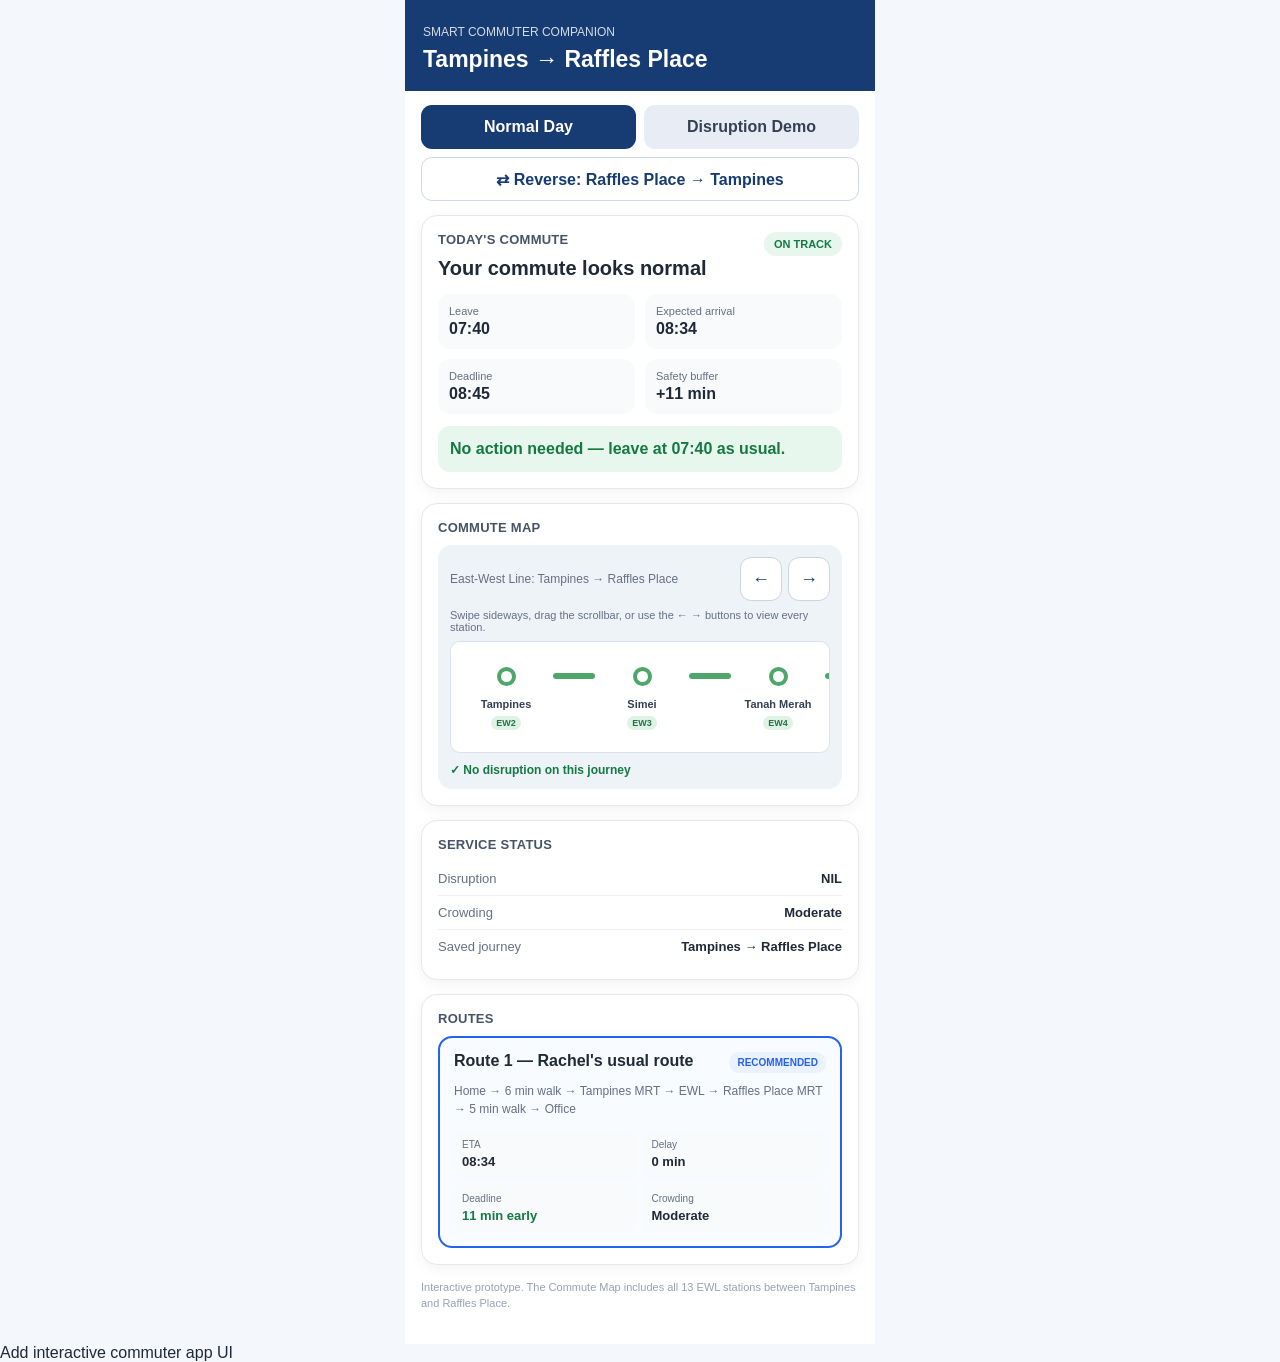
<file: rachel_commuter_interactive_v3 (1).html>
<!DOCTYPE html>
<html lang="en">
<head>
<meta charset="UTF-8" />
<meta name="viewport" content="width=device-width, initial-scale=1.0" />
<title>Rachel's Smart Commute</title>

<style>
  * { box-sizing: border-box; }

  :root{
    --navy:#173b73;
    --bg:#f4f7fb;
    --text:#1f2937;
    --muted:#667085;
    --border:#e5e7eb;
    --green:#22a06b;
    --green-dark:#147a42;
    --green-soft:#e7f7ed;
    --red:#d92d20;
    --red-dark:#b42318;
    --red-soft:#fff0ef;
    --blue:#2463eb;
    --rail:#4fa66a;
  }

  body {
    margin: 0;
    font-family: Arial, sans-serif;
    background: var(--bg);
    color: var(--text);
  }

  button { font: inherit; }

  .app {
    max-width: 470px;
    margin: 0 auto;
    min-height: 100vh;
    background: white;
    padding-bottom: 32px;
  }

  .header {
    background: var(--navy);
    color: white;
    padding: 22px 18px 18px;
  }

  .header small {
    opacity: .82;
    font-size: 12px;
  }

  .header h1 {
    margin: 6px 0 0;
    font-size: 23px;
  }

  .controls {
    display: grid;
    grid-template-columns: 1fr 1fr;
    gap: 8px;
    padding: 14px 16px 0;
  }

  .controls button,
  .reverse-btn,
  .scroll-btn {
    min-height: 44px;
    border: none;
    border-radius: 11px;
    font-weight: bold;
    cursor: pointer;
  }

  .controls button {
    background: #e8edf5;
    color: #344054;
  }

  .controls button.active {
    background: var(--navy);
    color: white;
  }

  .reverse-wrap {
    padding: 8px 16px 0;
  }

  .reverse-btn {
    width: 100%;
    border: 1px solid #cfd8e6;
    background: white;
    color: var(--navy);
  }

  .card {
    margin: 14px 16px;
    padding: 16px;
    border-radius: 16px;
    background: white;
    border: 1px solid var(--border);
    box-shadow: 0 4px 14px rgba(0,0,0,.05);
  }

  .status {
    display: flex;
    justify-content: space-between;
    align-items: start;
    gap: 10px;
  }

  .status h2 {
    margin: 0;
    font-size: 20px;
  }

  .badge {
    border-radius: 999px;
    padding: 6px 10px;
    font-size: 11px;
    font-weight: bold;
    white-space: nowrap;
  }

  .badge.normal {
    background: var(--green-soft);
    color: var(--green-dark);
  }

  .badge.alert {
    background: #feeceb;
    color: var(--red-dark);
  }

  .summary-grid {
    display: grid;
    grid-template-columns: 1fr 1fr;
    gap: 10px;
    margin-top: 14px;
  }

  .metric {
    background: #f8fafc;
    border-radius: 12px;
    padding: 11px;
  }

  .metric span {
    display: block;
    font-size: 11px;
    color: var(--muted);
    margin-bottom: 3px;
  }

  .metric strong { font-size: 16px; }

  .action {
    margin-top: 12px;
    padding: 12px;
    border-radius: 12px;
    background: var(--green-soft);
    color: var(--green-dark);
    font-weight: bold;
    line-height: 1.4;
  }

  .action.alert {
    background: var(--red-soft);
    color: var(--red-dark);
  }

  .section-title {
    font-size: 13px;
    font-weight: bold;
    color: #475467;
    margin-bottom: 10px;
    letter-spacing: .02em;
  }

  /* COMMUTE MAP */
  .map-box {
    background: #eef3f8;
    border-radius: 14px;
    padding: 12px;
  }

  .map-top {
    display: flex;
    align-items: center;
    justify-content: space-between;
    gap: 8px;
    margin-bottom: 8px;
  }

  .map-title {
    font-size: 12px;
    color: var(--muted);
    margin: 0;
    flex: 1;
  }

  .scroll-controls {
    display: flex;
    gap: 6px;
  }

  .scroll-btn {
    min-width: 42px;
    height: 42px;
    background: white;
    border: 1px solid #cbd5e1;
    color: var(--navy);
    font-size: 18px;
    line-height: 1;
  }

  .scroll-hint {
    font-size: 11px;
    color: #667085;
    margin: 4px 0 8px;
  }

  .rail-scroll {
    width: 100%;
    overflow-x: scroll !important;
    overflow-y: hidden;
    -webkit-overflow-scrolling: touch;
    scrollbar-width: auto;
    scrollbar-color: #7f8b9a #d9e1ea;
    border-radius: 10px;
    background: white;
    border: 1px solid #d9e1ea;
    padding: 16px 8px 12px;
  }

  .rail-scroll::-webkit-scrollbar {
    height: 14px;
  }

  .rail-scroll::-webkit-scrollbar-track {
    background: #d9e1ea;
    border-radius: 999px;
  }

  .rail-scroll::-webkit-scrollbar-thumb {
    background: #7f8b9a;
    border-radius: 999px;
    border: 2px solid #d9e1ea;
  }

  .rail-scroll::-webkit-scrollbar-thumb:hover {
    background: #5f6b7a;
  }

  .rail {
    display: flex;
    align-items: flex-start;
    width: max-content;
    min-width: 1750px;
    padding: 4px 0 10px;
  }

  .station-block {
    width: 94px;
    flex: 0 0 94px;
    text-align: center;
    position: relative;
  }

  .station-row {
    height: 28px;
    display: flex;
    align-items: center;
    justify-content: center;
  }

  .station-dot {
    width: 19px;
    height: 19px;
    border-radius: 50%;
    background: white;
    border: 4px solid var(--rail);
    position: relative;
    z-index: 3;
  }

  .station-dot.affected {
    border-color: var(--red);
  }

  .station-name {
    margin-top: 8px;
    font-size: 11px;
    line-height: 1.2;
    color: #344054;
    font-weight: 700;
  }

  .station-code {
    display: inline-block;
    margin-top: 4px;
    padding: 2px 5px;
    border-radius: 999px;
    background: #dff3e5;
    color: #267349;
    font-size: 9px;
    font-weight: bold;
  }

  .connector {
    width: 42px;
    flex: 0 0 42px;
    height: 28px;
    display: flex;
    align-items: center;
  }

  .connector-line {
    width: 100%;
    height: 6px;
    border-radius: 999px;
    background: var(--rail);
  }

  .connector-line.disrupted {
    background: var(--red);
  }

  .map-note {
    margin-top: 10px;
    font-size: 12px;
    font-weight: bold;
  }

  .map-note.normal { color: var(--green-dark); }
  .map-note.alert { color: var(--red-dark); }

  .service {
    display: flex;
    justify-content: space-between;
    gap: 10px;
    padding: 9px 0;
    border-bottom: 1px solid #eef0f3;
    font-size: 13px;
  }

  .service:last-child { border-bottom: none; }
  .service span:first-child { color: var(--muted); }

  .route-card {
    border: 1px solid var(--border);
    border-radius: 14px;
    padding: 14px;
    margin-top: 10px;
  }

  .route-card.recommended {
    border: 2px solid var(--blue);
    background: #f8fbff;
  }

  .route-head {
    display: flex;
    justify-content: space-between;
    gap: 10px;
  }

  .route-head h3 {
    margin: 0;
    font-size: 16px;
  }

  .route-tag {
    font-size: 10px;
    border-radius: 999px;
    padding: 5px 8px;
    background: #eaf1ff;
    color: var(--blue);
    font-weight: bold;
    white-space: nowrap;
  }

  .route-path {
    font-size: 12px;
    line-height: 1.55;
    color: var(--muted);
    margin: 9px 0 12px;
  }

  .route-stats {
    display: grid;
    grid-template-columns: repeat(2, 1fr);
    gap: 7px;
  }

  .route-stat {
    background: #f8fafc;
    padding: 8px;
    border-radius: 9px;
  }

  .route-stat span {
    display: block;
    color: var(--muted);
    font-size: 10px;
    margin-bottom: 2px;
  }

  .route-stat strong { font-size: 13px; }

  .late { color: var(--red-dark); }
  .safe { color: var(--green-dark); }
  .hidden { display: none !important; }

  .footer-note {
    margin: 0 16px;
    font-size: 11px;
    color: #98a2b3;
    line-height: 1.5;
  }
</style>
</head>

<body>
<div class="app">

  <header class="header">
    <small>SMART COMMUTER COMPANION</small>
    <h1 id="journeyTitle">Tampines → Raffles Place</h1>
  </header>

  <div class="controls">
    <button id="normalBtn" class="active" type="button">Normal Day</button>
    <button id="disruptionBtn" type="button">Disruption Demo</button>
  </div>

  <div class="reverse-wrap">
    <button id="reverseBtn" class="reverse-btn" type="button">
      ⇄ Reverse: Raffles Place → Tampines
    </button>
  </div>

  <section class="card">
    <div class="status">
      <div>
        <div class="section-title">TODAY'S COMMUTE</div>
        <h2 id="headline">Your commute looks normal</h2>
      </div>
      <div id="statusBadge" class="badge normal">ON TRACK</div>
    </div>

    <div class="summary-grid">
      <div class="metric"><span>Leave</span><strong>07:40</strong></div>
      <div class="metric"><span>Expected arrival</span><strong id="topEta">08:34</strong></div>
      <div class="metric"><span>Deadline</span><strong>08:45</strong></div>
      <div class="metric"><span>Safety buffer</span><strong id="buffer">+11 min</strong></div>
    </div>

    <div id="actionBox" class="action" aria-live="polite">
      No action needed — leave at 07:40 as usual.
    </div>
  </section>

  <section class="card">
    <div class="section-title">COMMUTE MAP</div>

    <div class="map-box">
      <div class="map-top">
        <p id="mapTitle" class="map-title">East-West Line: Tampines → Raffles Place</p>
        <div class="scroll-controls">
          <button id="scrollLeftBtn" class="scroll-btn" type="button" aria-label="Scroll stations left">←</button>
          <button id="scrollRightBtn" class="scroll-btn" type="button" aria-label="Scroll stations right">→</button>
        </div>
      </div>

      <div class="scroll-hint">
        Swipe sideways, drag the scrollbar, or use the ← → buttons to view every station.
      </div>

      <div id="railScroll" class="rail-scroll" tabindex="0" aria-label="Scrollable East-West Line stations">
        <div id="rail" class="rail"></div>
      </div>

      <div id="mapStatusNote" class="map-note normal">✓ No disruption on this journey</div>
    </div>
  </section>

  <section class="card">
    <div class="section-title">SERVICE STATUS</div>

    <div class="service">
      <span>Disruption</span>
      <strong id="disruptionText">NIL</strong>
    </div>

    <div class="service">
      <span>Crowding</span>
      <strong id="crowdingText">Moderate</strong>
    </div>

    <div class="service">
      <span>Saved journey</span>
      <strong id="savedJourney">Tampines → Raffles Place</strong>
    </div>
  </section>

  <section class="card">
    <div class="section-title">ROUTES</div>

    <div id="route1" class="route-card recommended">
      <div class="route-head">
        <h3>Route 1 — Rachel's usual route</h3>
        <div id="route1Tag" class="route-tag">RECOMMENDED</div>
      </div>

      <div id="route1Path" class="route-path"></div>

      <div class="route-stats">
        <div class="route-stat"><span>ETA</span><strong id="r1eta">08:34</strong></div>
        <div class="route-stat"><span>Delay</span><strong id="r1delay">0 min</strong></div>
        <div class="route-stat"><span>Deadline</span><strong id="r1deadline" class="safe">11 min early</strong></div>
        <div class="route-stat"><span>Crowding</span><strong id="r1crowd">Moderate</strong></div>
      </div>
    </div>

    <div id="route2" class="route-card hidden">
      <div class="route-head">
        <h3>Route 2 — Best alternative</h3>
        <div class="route-tag">RECOMMENDED</div>
      </div>

      <div id="route2Path" class="route-path"></div>

      <div class="route-stats">
        <div class="route-stat"><span>ETA</span><strong>08:39</strong></div>
        <div class="route-stat"><span>Delay</span><strong>+5 min</strong></div>
        <div class="route-stat"><span>Deadline</span><strong class="safe">6 min early</strong></div>
        <div class="route-stat"><span>Crowding</span><strong>Moderate</strong></div>
      </div>
    </div>

    <div id="route3" class="route-card hidden">
      <div class="route-head">
        <h3>Route 3 — Backup alternative</h3>
      </div>

      <div id="route3Path" class="route-path"></div>

      <div class="route-stats">
        <div class="route-stat"><span>ETA</span><strong>08:43</strong></div>
        <div class="route-stat"><span>Delay</span><strong>+9 min</strong></div>
        <div class="route-stat"><span>Deadline</span><strong class="safe">2 min early</strong></div>
        <div class="route-stat"><span>Crowding</span><strong>Low</strong></div>
      </div>
    </div>
  </section>

  <p class="footer-note">
    Interactive prototype. The Commute Map includes all 13 EWL stations between Tampines and Raffles Place.
  </p>
</div>

<script>
(() => {
  const stationsForward = [
    { name: "Tampines", code: "EW2" },
    { name: "Simei", code: "EW3" },
    { name: "Tanah Merah", code: "EW4" },
    { name: "Bedok", code: "EW5" },
    { name: "Kembangan", code: "EW6" },
    { name: "Eunos", code: "EW7" },
    { name: "Paya Lebar", code: "EW8" },
    { name: "Aljunied", code: "EW9" },
    { name: "Kallang", code: "EW10" },
    { name: "Lavender", code: "EW11" },
    { name: "Bugis", code: "EW12" },
    { name: "City Hall", code: "EW13" },
    { name: "Raffles Place", code: "EW14" }
  ];

  let reversed = false;
  let disruption = false;

  const disruptionStart = "Tanah Merah";
  const disruptionEnd = "Aljunied";

  const $ = id => document.getElementById(id);

  const els = {
    journeyTitle: $("journeyTitle"),
    mapTitle: $("mapTitle"),
    rail: $("rail"),
    railScroll: $("railScroll"),
    mapStatusNote: $("mapStatusNote"),
    normalBtn: $("normalBtn"),
    disruptionBtn: $("disruptionBtn"),
    reverseBtn: $("reverseBtn"),
    scrollLeftBtn: $("scrollLeftBtn"),
    scrollRightBtn: $("scrollRightBtn"),
    headline: $("headline"),
    statusBadge: $("statusBadge"),
    topEta: $("topEta"),
    buffer: $("buffer"),
    actionBox: $("actionBox"),
    disruptionText: $("disruptionText"),
    crowdingText: $("crowdingText"),
    savedJourney: $("savedJourney"),
    route1: $("route1"),
    route1Tag: $("route1Tag"),
    route1Path: $("route1Path"),
    route2: $("route2"),
    route2Path: $("route2Path"),
    route3: $("route3"),
    route3Path: $("route3Path"),
    r1eta: $("r1eta"),
    r1delay: $("r1delay"),
    r1deadline: $("r1deadline"),
    r1crowd: $("r1crowd")
  };

  function orderedStations() {
    return reversed ? [...stationsForward].reverse() : [...stationsForward];
  }

  function stationIndex(name) {
    return stationsForward.findIndex(s => s.name === name);
  }

  function stationAffected(station) {
    if (!disruption) return false;
    const i = stationIndex(station.name);
    const a = stationIndex(disruptionStart);
    const b = stationIndex(disruptionEnd);
    return i >= Math.min(a,b) && i <= Math.max(a,b);
  }

  function connectorAffected(leftStation, rightStation) {
    if (!disruption) return false;

    const left = stationIndex(leftStation.name);
    const right = stationIndex(rightStation.name);
    const a = stationIndex(disruptionStart);
    const b = stationIndex(disruptionEnd);

    const segLo = Math.min(left,right);
    const segHi = Math.max(left,right);

    return segLo >= Math.min(a,b) && segHi <= Math.max(a,b);
  }

  function renderRail() {
    const stations = orderedStations();
    els.rail.innerHTML = "";

    stations.forEach((station, index) => {
      const stationBlock = document.createElement("div");
      stationBlock.className = "station-block";

      const stationRow = document.createElement("div");
      stationRow.className = "station-row";

      const dot = document.createElement("div");
      dot.className = "station-dot" + (stationAffected(station) ? " affected" : "");
      dot.title = `${station.name} (${station.code})`;

      stationRow.appendChild(dot);

      const name = document.createElement("div");
      name.className = "station-name";
      name.textContent = station.name;

      const code = document.createElement("div");
      code.className = "station-code";
      code.textContent = station.code;

      stationBlock.appendChild(stationRow);
      stationBlock.appendChild(name);
      stationBlock.appendChild(code);
      els.rail.appendChild(stationBlock);

      if (index < stations.length - 1) {
        const connector = document.createElement("div");
        connector.className = "connector";

        const line = document.createElement("div");
        line.className = "connector-line" +
          (connectorAffected(station, stations[index + 1]) ? " disrupted" : "");

        connector.appendChild(line);
        els.rail.appendChild(connector);
      }
    });

    requestAnimationFrame(() => {
      els.railScroll.scrollLeft = reversed
        ? els.railScroll.scrollWidth - els.railScroll.clientWidth
        : 0;
    });
  }

  function updateDirection() {
    const from = reversed ? "Raffles Place" : "Tampines";
    const to = reversed ? "Tampines" : "Raffles Place";

    els.journeyTitle.textContent = `${from} → ${to}`;
    els.mapTitle.textContent = `East-West Line: ${from} → ${to}`;
    els.savedJourney.textContent = `${from} → ${to}`;

    els.reverseBtn.textContent = reversed
      ? "⇄ Reverse: Tampines → Raffles Place"
      : "⇄ Reverse: Raffles Place → Tampines";

    if (!reversed) {
      els.route1Path.textContent =
        "Home → 6 min walk → Tampines MRT → EWL → Raffles Place MRT → 5 min walk → Office";
      els.route2Path.textContent =
        "Home → 6 min walk → Tampines DTL → Bugis → EWL → Raffles Place MRT → 5 min walk → Office";
      els.route3Path.textContent =
        "Home → 6 min walk → Tampines DTL → Downtown → walk to Office";
    } else {
      els.route1Path.textContent =
        "Office → 5 min walk → Raffles Place MRT → EWL → Tampines MRT → 6 min walk → Home";
      els.route2Path.textContent =
        "Office → 5 min walk → Raffles Place MRT → EWL → Bugis → DTL → Tampines → 6 min walk → Home";
      els.route3Path.textContent =
        "Office → walk to Downtown → DTL → Tampines → 6 min walk → Home";
    }
  }

  function updateScenario() {
    els.normalBtn.classList.toggle("active", !disruption);
    els.disruptionBtn.classList.toggle("active", disruption);

    if (!disruption) {
      els.headline.textContent = "Your commute looks normal";
      els.statusBadge.textContent = "ON TRACK";
      els.statusBadge.className = "badge normal";
      els.topEta.textContent = "08:34";
      els.buffer.textContent = "+11 min";
      els.actionBox.textContent = "No action needed — leave at 07:40 as usual.";
      els.actionBox.className = "action";
      els.disruptionText.textContent = "NIL";
      els.crowdingText.textContent = "Moderate";

      els.mapStatusNote.textContent = "✓ No disruption on this journey";
      els.mapStatusNote.className = "map-note normal";

      els.route1.classList.add("recommended");
      els.route1Tag.classList.remove("hidden");
      els.r1eta.textContent = "08:34";
      els.r1delay.textContent = "0 min";
      els.r1deadline.textContent = "11 min early";
      els.r1deadline.className = "safe";
      els.r1crowd.textContent = "Moderate";
      els.route2.classList.add("hidden");
      els.route3.classList.add("hidden");
    } else {
      els.headline.textContent = "Action needed";
      els.statusBadge.textContent = "ACTION NEEDED";
      els.statusBadge.className = "badge alert";
      els.topEta.textContent = "08:39";
      els.buffer.textContent = "+6 min";
      els.actionBox.textContent =
        "EWL disruption will make you late — take the alternative route. ETA 08:39.";
      els.actionBox.className = "action alert";
      els.disruptionText.textContent = `${disruptionStart} → ${disruptionEnd}`;
      els.crowdingText.textContent = "High on usual route";

      els.mapStatusNote.textContent =
        `⚠ Disruption: ${disruptionStart} → ${disruptionEnd}. The affected MRT connecting lines are red.`;
      els.mapStatusNote.className = "map-note alert";

      els.route1.classList.remove("recommended");
      els.route1Tag.classList.add("hidden");
      els.r1eta.textContent = "08:54";
      els.r1delay.textContent = "+20 min";
      els.r1deadline.textContent = "9 min late";
      els.r1deadline.className = "late";
      els.r1crowd.textContent = "High";
      els.route2.classList.remove("hidden");
      els.route3.classList.remove("hidden");
    }

    renderRail();
  }

  els.normalBtn.addEventListener("click", () => {
    disruption = false;
    updateScenario();
  });

  els.disruptionBtn.addEventListener("click", () => {
    disruption = true;
    updateScenario();
  });

  els.reverseBtn.addEventListener("click", () => {
    reversed = !reversed;
    updateDirection();
    renderRail();
  });

  els.scrollLeftBtn.addEventListener("click", () => {
    els.railScroll.scrollBy({ left: -320, behavior: "smooth" });
  });

  els.scrollRightBtn.addEventListener("click", () => {
    els.railScroll.scrollBy({ left: 320, behavior: "smooth" });
  });

  updateDirection();
  updateScenario();
})();
</script>

</body>
</html>
Add interactive commuter app UI
</file>
